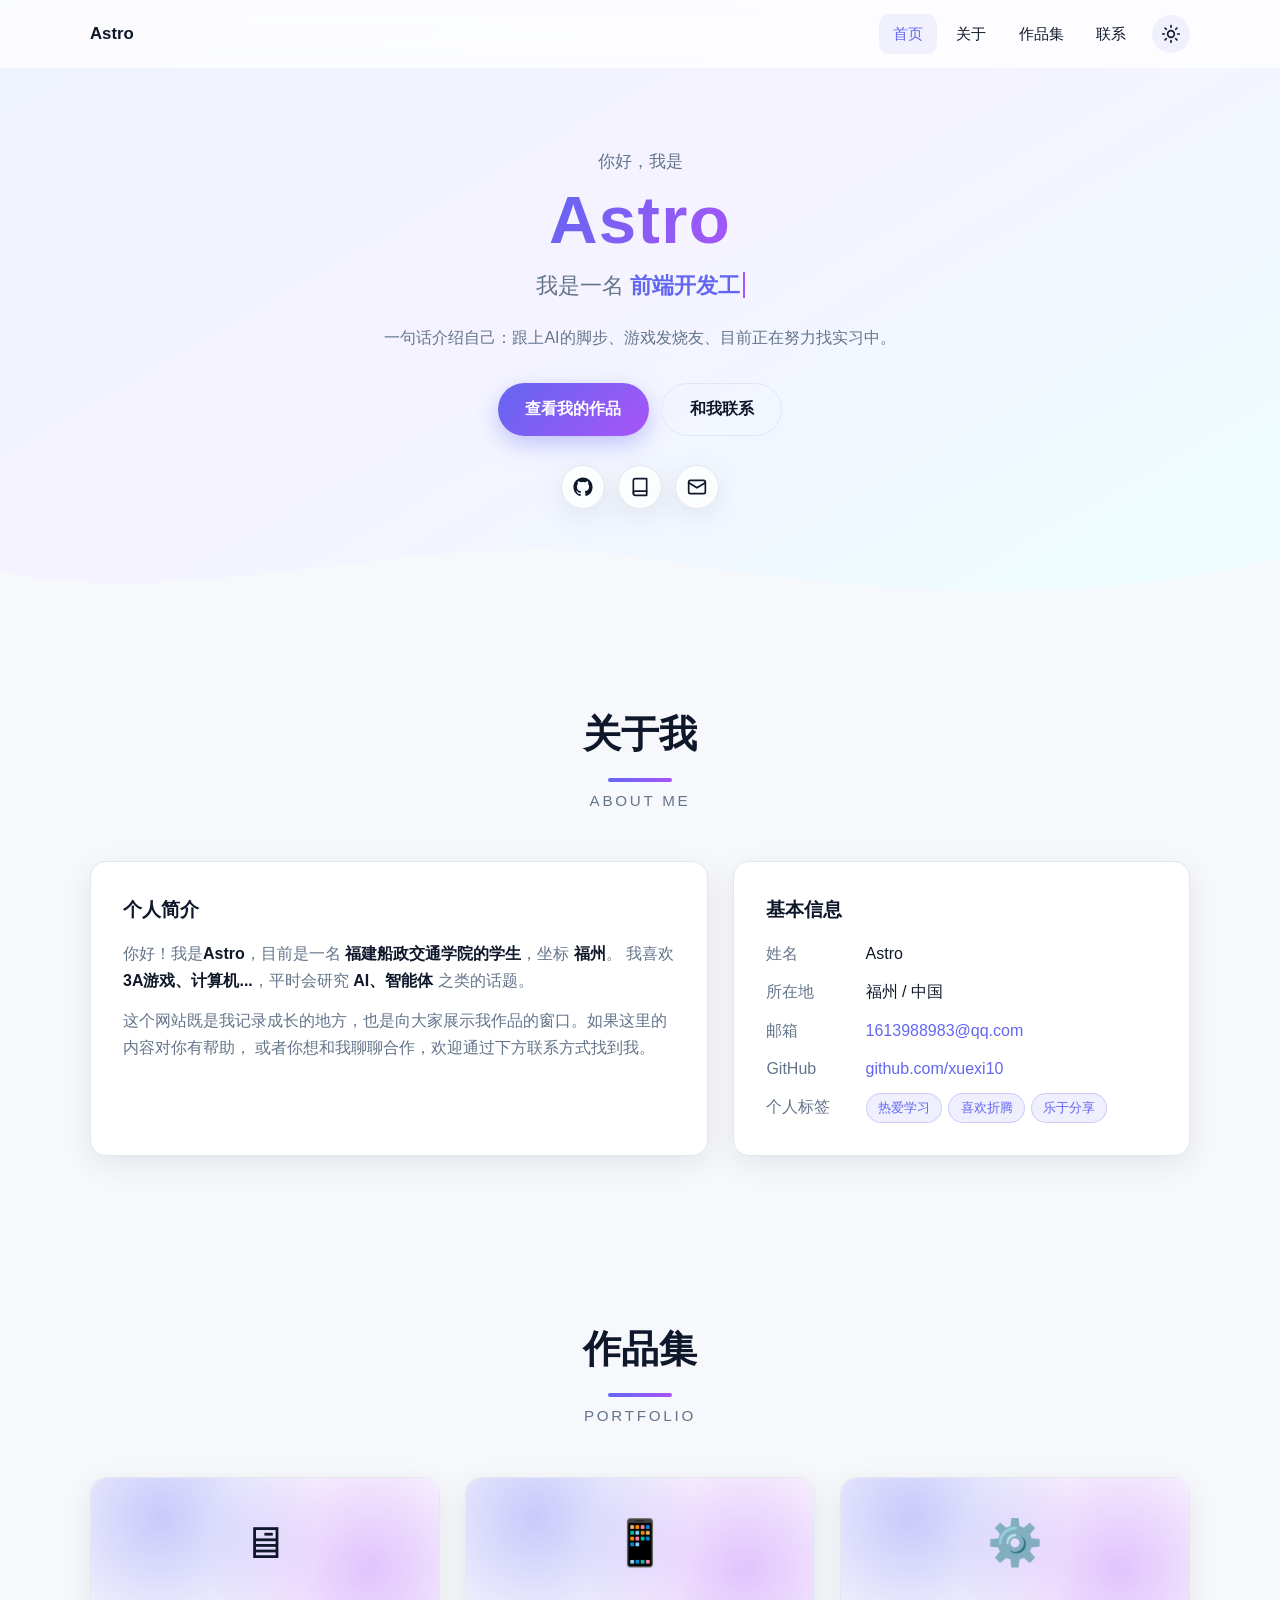
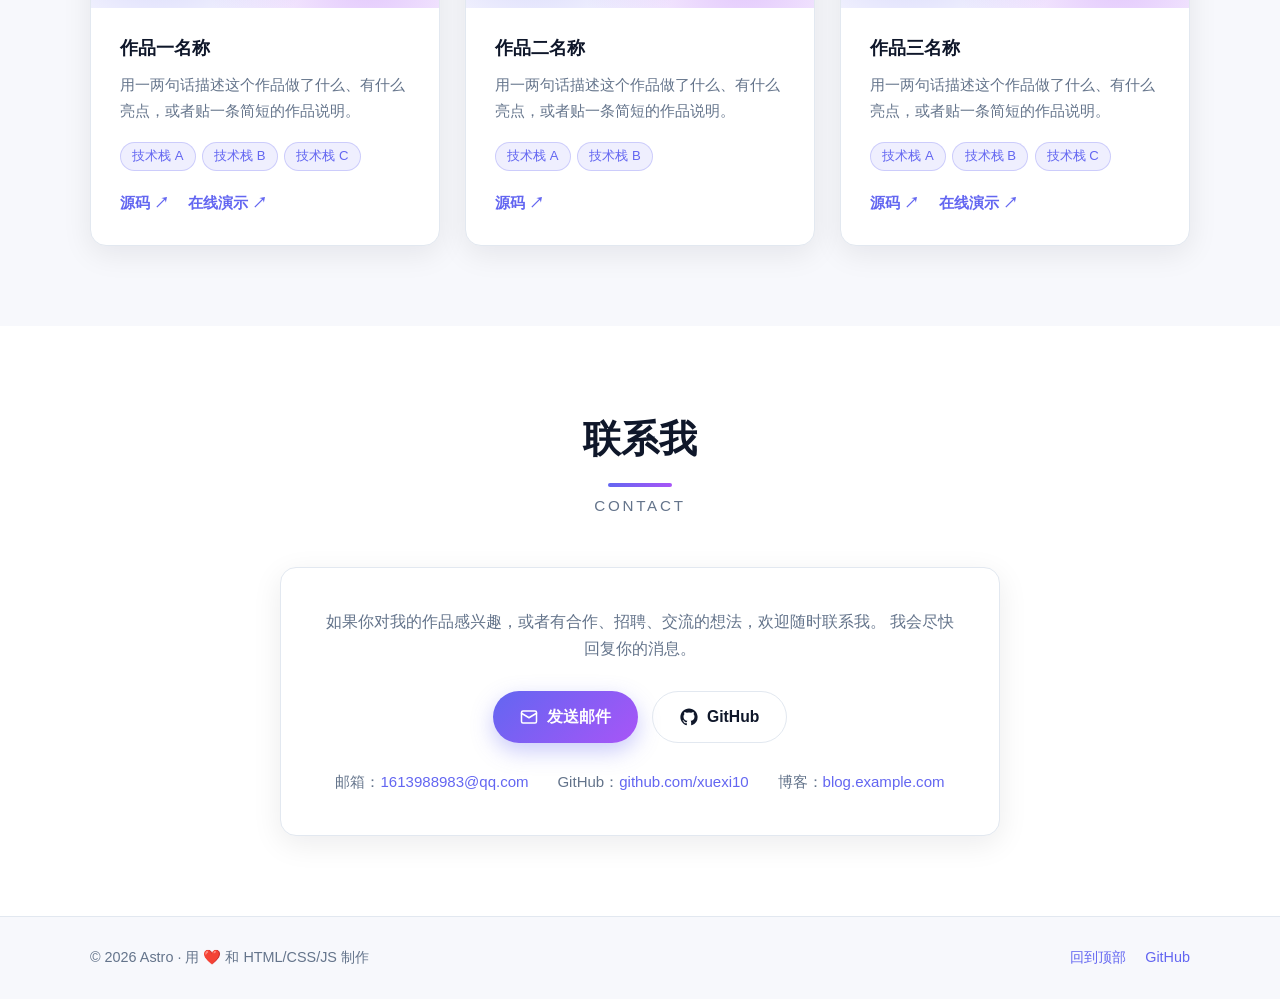
<file: index.html>
<!DOCTYPE html>
<html lang="zh-CN">
<head>
  <meta charset="UTF-8" />
  <meta name="viewport" content="width=device-width, initial-scale=1.0" />
  <title>Astro · 个人主页</title>
  <meta name="description" content="这是我的个人网站，记录我做过的事情与正在学习的东西。" />
  <meta property="og:title" content="Astro · 个人主页" />
  <meta property="og:description" content="这是我的个人网站，记录我做过的事情与正在学习的东西。" />
  <meta property="og:type" content="website" />
  <link rel="icon" href="data:image/svg+xml,%3Csvg xmlns='http://www.w3.org/2000/svg' viewBox='0 0 100 100'%3E%3Cdefs%3E%3ClinearGradient id='g' x1='0' y1='0' x2='1' y2='1'%3E%3Cstop stop-color='%236366f1'/%3E%3Cstop offset='1' stop-color='%23a855f7'/%3E%3C/linearGradient%3E%3C/defs%3E%3Ccircle cx='50' cy='50' r='46' fill='url(%23g)'/%3E%3C/svg%3E" />
  <link rel="stylesheet" href="style.css" />
</head>
<body>
  <!-- 进度条：页面滚动时顶部显示的彩色细线 -->
  <div id="scroll-progress" aria-hidden="true"></div>

  <!-- ============ 导航栏 ============ -->
  <header class="nav">
    <div class="container nav-inner">
      <a class="brand" href="#home">
        <span class="brand-name">Astro</span>
      </a>

      <button class="nav-toggle" id="nav-toggle" aria-expanded="false" aria-controls="nav-menu" aria-label="打开菜单">
        <span></span><span></span><span></span>
      </button>

      <nav class="nav-menu" id="nav-menu" aria-label="主导航">
        <a href="#home" class="nav-link">首页</a>
        <a href="#about" class="nav-link">关于</a>
        <a href="#portfolio" class="nav-link">作品集</a>
        <a href="#contact" class="nav-link">联系</a>
        <button class="theme-toggle" id="theme-toggle" type="button" aria-label="切换深色 / 浅色主题">
          <svg id="icon-sun" class="icon" viewBox="0 0 24 24" fill="none" stroke="currentColor" stroke-width="2" stroke-linecap="round" aria-hidden="true">
            <circle cx="12" cy="12" r="4"></circle>
            <path d="M12 2v2m0 16v2M4.93 4.93l1.41 1.41m11.32 11.32 1.41 1.41M2 12h2m16 0h2M4.93 19.07l1.41-1.41M17.66 6.34l1.41-1.41"></path>
          </svg>
          <svg id="icon-moon" class="icon" viewBox="0 0 24 24" fill="none" stroke="currentColor" stroke-width="2" stroke-linecap="round" stroke-linejoin="round" aria-hidden="true">
            <path d="M21 12.79A9 9 0 1 1 11.21 3 7 7 0 0 0 21 12.79z"></path>
          </svg>
        </button>
      </nav>
    </div>
  </header>

  <main>
    <!-- ============ 首页 / 英雄区 ============ -->
    <section class="hero" id="home">
      <div class="container hero-inner">
        <p class="hero-greeting">你好，我是</p>
        <h1 class="hero-name">Astro</h1>
        <p class="hero-type">
          <span class="type-prefix">我是一名</span>
          <span class="type-text" id="type-text"></span><span class="type-cursor" aria-hidden="true"></span>
        </p>
        <p class="hero-bio">
          一句话介绍自己：跟上AI的脚步、游戏发烧友、目前正在努力找实习中。
        </p>
        <div class="hero-actions">
          <a class="btn btn-primary" href="#portfolio">查看我的作品</a>
          <a class="btn btn-ghost" href="#contact">和我联系</a>
        </div>
        <div class="hero-social" aria-label="社交链接">
          <a href="https://github.com/xuexi10" target="_blank" rel="noopener noreferrer" aria-label="GitHub">
            <svg viewBox="0 0 24 24" fill="currentColor" aria-hidden="true">
              <path d="M12 .5C5.65.5.5 5.65.5 12c0 5.08 3.29 9.39 7.86 10.91.58.11.79-.25.79-.55v-2.15c-3.2.7-3.87-1.36-3.87-1.36-.53-1.32-1.28-1.67-1.28-1.67-1.04-.72.08-.7.08-.7 1.15.08 1.76 1.18 1.76 1.18 1.03 1.75 2.69 1.25 3.34.95.1-.74.4-1.25.72-1.53-2.55-.29-5.23-1.28-5.23-5.68 0-1.26.45-2.28 1.18-3.09-.12-.29-.51-1.46.11-3.05 0 0 .96-.31 3.16 1.18a11 11 0 0 1 5.76 0c2.2-1.49 3.16-1.18 3.16-1.18.62 1.59.23 2.76.11 3.05.73.81 1.18 1.83 1.18 3.09 0 4.41-2.69 5.38-5.25 5.67.41.35.77 1.05.77 2.12v3.14c0 .3.21.66.8.55A11.5 11.5 0 0 0 23.5 12C23.5 5.65 18.35.5 12 .5z"/>
            </svg>
          </a>
          <a href="https://blog.example.com" target="_blank" rel="noopener noreferrer" aria-label="博客">
            <svg viewBox="0 0 24 24" fill="none" stroke="currentColor" stroke-width="2" stroke-linecap="round" stroke-linejoin="round" aria-hidden="true">
              <path d="M4 19.5A2.5 2.5 0 0 1 6.5 17H20"></path>
              <path d="M6.5 2H20v20H6.5A2.5 2.5 0 0 1 4 19.5v-15A2.5 2.5 0 0 1 6.5 2z"></path>
            </svg>
          </a>
          <a href="mailto:you@example.com" aria-label="发邮件">
            <svg viewBox="0 0 24 24" fill="none" stroke="currentColor" stroke-width="2" stroke-linecap="round" stroke-linejoin="round" aria-hidden="true">
              <rect x="2" y="4" width="20" height="16" rx="2"></rect>
              <path d="m22 7-10 6L2 7"></path>
            </svg>
          </a>
        </div>
      </div>
      <div class="hero-wave" aria-hidden="true">
        <svg viewBox="0 0 1440 120" preserveAspectRatio="none">
          <path d="M0,64 C240,110 480,10 720,48 C960,86 1200,110 1440,48 L1440,120 L0,120 Z"></path>
        </svg>
      </div>
    </section>

    <!-- ============ 关于我 ============ -->
    <section class="section" id="about">
      <div class="container">
        <h2 class="section-title">关于我</h2>
        <p class="section-subtitle">About Me</p>

        <div class="about-grid">
          <div class="card about-card reveal">
            <h3>个人简介</h3>
            <p>
              你好！我是<strong>Astro</strong>，目前是一名 <strong>福建船政交通学院的学生</strong>，坐标 <strong>福州</strong>。
              我喜欢<strong>3A游戏、计算机...</strong>，平时会研究 <strong>AI、智能体</strong> 之类的话题。
            </p>
            <p>
              这个网站既是我记录成长的地方，也是向大家展示我作品的窗口。如果这里的内容对你有帮助，
              或者你想和我聊聊合作，欢迎通过下方联系方式找到我。
            </p>
          </div>
          <div class="card about-card reveal">
            <h3>基本信息</h3>
            <ul class="info-list">
              <li><span class="info-label">姓名</span><span>Astro</span></li>
              <li><span class="info-label">所在地</span><span>福州 / 中国</span></li>
              <li><span class="info-label">邮箱</span><span><a href="mailto:1613988983@qq.com">1613988983@qq.com</a></span></li>
              <li><span class="info-label">GitHub</span><span><a href="https://github.com/xuexi10" target="_blank" rel="noopener noreferrer">github.com/xuexi10</a></span></li>
              <li><span class="info-label">个人标签</span>
                <span class="tag-group">
                  <span class="tag">热爱学习</span>
                  <span class="tag">喜欢折腾</span>
                  <span class="tag">乐于分享</span>
                </span>
              </li>
            </ul>
          </div>
        </div>
      </div>
    </section>

    <!-- ============ 作品集 ============ -->
    <section class="section" id="portfolio">
      <div class="container">
        <h2 class="section-title">作品集</h2>
        <p class="section-subtitle">Portfolio</p>

        <div class="projects-grid">
          <article class="project-card card reveal">
            <div class="project-thumb" aria-hidden="true">🖥</div>
            <h3>作品一名称</h3>
            <p>用一两句话描述这个作品做了什么、有什么亮点，或者贴一条简短的作品说明。</p>
            <div class="project-tags">
              <span class="tag">技术栈 A</span>
              <span class="tag">技术栈 B</span>
              <span class="tag">技术栈 C</span>
            </div>
            <div class="project-links">
              <a href="https://github.com/xuexi10" target="_blank" rel="noopener noreferrer">源码 ↗</a>
              <a href="https://example.com" target="_blank" rel="noopener noreferrer">在线演示 ↗</a>
            </div>
          </article>

          <article class="project-card card reveal">
            <div class="project-thumb" aria-hidden="true">📱</div>
            <h3>作品二名称</h3>
            <p>用一两句话描述这个作品做了什么、有什么亮点，或者贴一条简短的作品说明。</p>
            <div class="project-tags">
              <span class="tag">技术栈 A</span>
              <span class="tag">技术栈 B</span>
            </div>
            <div class="project-links">
              <a href="https://github.com/xuexi10" target="_blank" rel="noopener noreferrer">源码 ↗</a>
            </div>
          </article>

          <article class="project-card card reveal">
            <div class="project-thumb" aria-hidden="true">⚙️</div>
            <h3>作品三名称</h3>
            <p>用一两句话描述这个作品做了什么、有什么亮点，或者贴一条简短的作品说明。</p>
            <div class="project-tags">
              <span class="tag">技术栈 A</span>
              <span class="tag">技术栈 B</span>
              <span class="tag">技术栈 C</span>
            </div>
            <div class="project-links">
              <a href="https://github.com/xuexi10" target="_blank" rel="noopener noreferrer">源码 ↗</a>
              <a href="https://example.com" target="_blank" rel="noopener noreferrer">在线演示 ↗</a>
            </div>
          </article>
        </div>
      </div>
    </section>

    <!-- ============ 联系我 ============ -->
    <section class="section section-alt" id="contact">
      <div class="container">
        <h2 class="section-title">联系我</h2>
        <p class="section-subtitle">Contact</p>

        <div class="card contact-card reveal">
          <p class="contact-intro">
            如果你对我的作品感兴趣，或者有合作、招聘、交流的想法，欢迎随时联系我。
            我会尽快回复你的消息。
          </p>
          <div class="contact-actions">
            <a class="btn btn-primary" href="mailto:you@example.com">
              <svg viewBox="0 0 24 24" fill="none" stroke="currentColor" stroke-width="2" stroke-linecap="round" stroke-linejoin="round" aria-hidden="true">
                <rect x="2" y="4" width="20" height="16" rx="2"></rect>
                <path d="m22 7-10 6L2 7"></path>
              </svg>
              发送邮件
            </a>
            <a class="btn btn-ghost" href="https://github.com/xuexi10" target="_blank" rel="noopener noreferrer">
              <svg viewBox="0 0 24 24" fill="currentColor" aria-hidden="true">
                <path d="M12 .5C5.65.5.5 5.65.5 12c0 5.08 3.29 9.39 7.86 10.91.58.11.79-.25.79-.55v-2.15c-3.2.7-3.87-1.36-3.87-1.36-.53-1.32-1.28-1.67-1.28-1.67-1.04-.72.08-.7.08-.7 1.15.08 1.76 1.18 1.76 1.18 1.03 1.75 2.69 1.25 3.34.95.1-.74.4-1.25.72-1.53-2.55-.29-5.23-1.28-5.23-5.68 0-1.26.45-2.28 1.18-3.09-.12-.29-.51-1.46.11-3.05 0 0 .96-.31 3.16 1.18a11 11 0 0 1 5.76 0c2.2-1.49 3.16-1.18 3.16-1.18.62 1.59.23 2.76.11 3.05.73.81 1.18 1.83 1.18 3.09 0 4.41-2.69 5.38-5.25 5.67.41.35.77 1.05.77 2.12v3.14c0 .3.21.66.8.55A11.5 11.5 0 0 0 23.5 12C23.5 5.65 18.35.5 12 .5z"/>
              </svg>
              GitHub
            </a>
          </div>
          <ul class="contact-list">
            <li>邮箱：<a href="mailto:1613988983@qq.com">1613988983@qq.com</a></li>
            <li>GitHub：<a href="https://github.com/xuexi10" target="_blank" rel="noopener noreferrer">github.com/xuexi10</a></li>
            <li>博客：<a href="https://blog.example.com" target="_blank" rel="noopener noreferrer">blog.example.com</a></li>
          </ul>
        </div>
      </div>
    </section>
  </main>

  <footer class="footer">
    <div class="container footer-inner">
      <p>© <span id="year"></span> Astro · 用 ❤️ 和 HTML/CSS/JS 制作</p>
      <p class="footer-links">
        <a href="#home">回到顶部</a>
        <a href="https://github.com/xuexi10" target="_blank" rel="noopener noreferrer">GitHub</a>
      </p>
    </div>
  </footer>

  <button class="back-to-top" id="back-to-top" type="button" aria-label="回到顶部">
    <svg viewBox="0 0 24 24" fill="none" stroke="currentColor" stroke-width="2.5" stroke-linecap="round" stroke-linejoin="round" aria-hidden="true">
      <path d="m18 15-6-6-6 6"></path>
    </svg>
  </button>

  <script src="script.js"></script>
</body>
</html>
</file>
<file: style.css>
/* ==========================================================
   个人网站样式表
   颜色、字体等全局变量都在 :root 中，方便统一修改
   ========================================================== */

:root {
  --accent-1: #6366f1;   /* 主色（靛蓝） */
  --accent-2: #a855f7;   /* 辅色（紫色） */
  --accent-3: #22d3ee;   /* 点缀色（青色） */

  --radius: 16px;
  --shadow: 0 8px 30px rgba(2, 6, 23, 0.08);
  --shadow-lg: 0 18px 50px rgba(2, 6, 23, 0.16);
  --max-width: 1100px;
  --nav-height: 68px;
}

/* 浅色主题（默认） */
:root,
:root[data-theme="light"] {
  color-scheme: light;
  --bg: #f7f8fc;
  --bg-soft: #ffffff;
  --card: #ffffff;
  --text: #0f172a;
  --muted: #64748b;
  --line: #e2e8f0;
  --header-bg: rgba(255, 255, 255, 0.78);
  --hero-bg: linear-gradient(150deg, #eef2ff 0%, #f5f3ff 45%, #ecfeff 100%);
}

/* 深色主题 */
:root[data-theme="dark"] {
  color-scheme: dark;
  --bg: #0b1120;
  --bg-soft: #101a33;
  --card: #111a31;
  --text: #e2e8f0;
  --muted: #94a3b8;
  --line: #1e293b;
  --header-bg: rgba(11, 17, 32, 0.8);
  --hero-bg: linear-gradient(150deg, #101c3d 0%, #1d1438 45%, #0d2b34 100%);
  --shadow: 0 8px 30px rgba(0, 0, 0, 0.35);
  --shadow-lg: 0 18px 50px rgba(0, 0, 0, 0.5);
}

* {
  margin: 0;
  padding: 0;
  box-sizing: border-box;
}

html {
  scroll-behavior: smooth;
}

body {
  font-family: -apple-system, BlinkMacSystemFont, "Segoe UI", "PingFang SC",
    "Hiragino Sans GB", "Microsoft YaHei", "Noto Sans SC", sans-serif;
  background: var(--bg);
  color: var(--text);
  line-height: 1.7;
  transition: background-color 0.35s ease, color 0.35s ease;
}

img,
svg {
  display: block;
  max-width: 100%;
}

a {
  color: var(--accent-1);
  text-decoration: none;
  transition: color 0.2s ease;
}

a:hover {
  color: var(--accent-2);
}

button {
  font: inherit;
  cursor: pointer;
  border: none;
  background: none;
  color: inherit;
}

section {
  scroll-margin-top: calc(var(--nav-height) + 12px);
}

.container {
  width: min(var(--max-width), 100% - 2.5rem);
  margin-inline: auto;
}

.icon {
  width: 20px;
  height: 20px;
}

/* ---------- 顶部滚动进度条 ---------- */
#scroll-progress {
  position: fixed;
  top: 0;
  left: 0;
  height: 3px;
  width: 0;
  background: linear-gradient(90deg, var(--accent-1), var(--accent-2), var(--accent-3));
  z-index: 1200;
}

/* ---------- 导航栏 ---------- */
.nav {
  position: fixed;
  top: 0;
  left: 0;
  right: 0;
  height: var(--nav-height);
  background: var(--header-bg);
  backdrop-filter: blur(14px);
  -webkit-backdrop-filter: blur(14px);
  border-bottom: 1px solid transparent;
  z-index: 1000;
  transition: border-color 0.3s ease, box-shadow 0.3s ease;
}

.nav.scrolled {
  border-bottom-color: var(--line);
  box-shadow: 0 4px 20px rgba(2, 6, 23, 0.06);
}

.nav-inner {
  height: var(--nav-height);
  display: flex;
  align-items: center;
  justify-content: space-between;
  gap: 1rem;
}

.brand {
  display: inline-flex;
  align-items: center;
  gap: 0.65rem;
  font-weight: 700;
  color: var(--text);
  font-size: 1.05rem;
}

.brand:hover {
  color: var(--accent-1);
}

.nav-menu {
  display: flex;
  align-items: center;
  gap: 0.35rem;
}

.nav-link {
  padding: 0.45rem 0.85rem;
  border-radius: 10px;
  color: var(--text);
  font-weight: 500;
  font-size: 0.95rem;
  transition: color 0.2s ease, background-color 0.2s ease;
}

.nav-link:hover,
.nav-link.active {
  color: var(--accent-1);
  background: color-mix(in srgb, var(--accent-1) 8%, transparent);
}

.theme-toggle {
  display: grid;
  place-items: center;
  width: 38px;
  height: 38px;
  margin-left: 0.4rem;
  border-radius: 50%;
  color: var(--text);
  background: color-mix(in srgb, var(--accent-1) 8%, transparent);
  transition: color 0.25s ease, transform 0.25s ease, background-color 0.25s ease;
}

.theme-toggle:hover {
  color: var(--accent-1);
  transform: rotate(18deg);
}

:root[data-theme="dark"] #icon-sun,
:root:not([data-theme="dark"]) #icon-moon {
  display: none;
}

/* 汉堡菜单按钮：移动端显示 */
.nav-toggle {
  display: none;
  flex-direction: column;
  justify-content: center;
  gap: 5px;
  width: 42px;
  height: 42px;
  padding: 8px;
  border-radius: 10px;
}

.nav-toggle span {
  display: block;
  height: 2px;
  width: 100%;
  border-radius: 2px;
  background: var(--text);
  transition: transform 0.3s ease, opacity 0.3s ease;
}

.nav-toggle[aria-expanded="true"] span:nth-child(1) {
  transform: translateY(7px) rotate(45deg);
}

.nav-toggle[aria-expanded="true"] span:nth-child(2) {
  opacity: 0;
}

.nav-toggle[aria-expanded="true"] span:nth-child(3) {
  transform: translateY(-7px) rotate(-45deg);
}

/* ---------- 英雄区 ---------- */
.hero {
  position: relative;
  padding: calc(var(--nav-height) + 5rem) 0 7rem;
  text-align: center;
  background: var(--hero-bg);
  overflow: hidden;
}

.hero-inner {
  position: relative;
  z-index: 2;
  display: flex;
  flex-direction: column;
  align-items: center;
}

.hero-greeting {
  color: var(--muted);
  font-size: 1.05rem;
}

.hero-name {
  margin: 0.3rem 0 0.6rem;
  font-size: clamp(2.6rem, 7vw, 4.2rem);
  line-height: 1.15;
  letter-spacing: 0.02em;
  background: linear-gradient(120deg, var(--accent-1), var(--accent-2));
  -webkit-background-clip: text;
  background-clip: text;
  -webkit-text-fill-color: transparent;
  color: transparent;
}

.hero-type {
  min-height: 2rem;
  font-size: clamp(1.1rem, 3vw, 1.35rem);
  color: var(--text);
}

.type-prefix {
  color: var(--muted);
}

.type-text {
  font-weight: 600;
  color: var(--accent-1);
}

.type-cursor {
  display: inline-block;
  width: 2px;
  height: 1.2em;
  margin-left: 3px;
  vertical-align: text-bottom;
  background: var(--accent-2);
  animation: blink 0.9s step-end infinite;
}

@keyframes blink {
  50% { opacity: 0; }
}

.hero-bio {
  max-width: 580px;
  margin: 1.2rem auto 0;
  color: var(--muted);
}

.hero-actions {
  display: flex;
  flex-wrap: wrap;
  justify-content: center;
  gap: 0.8rem;
  margin-top: 2rem;
}

.hero-social {
  display: flex;
  gap: 0.8rem;
  margin-top: 1.8rem;
}

.hero-social a {
  display: grid;
  place-items: center;
  width: 44px;
  height: 44px;
  border-radius: 50%;
  color: var(--text);
  background: color-mix(in srgb, var(--card) 80%, transparent);
  border: 1px solid var(--line);
  box-shadow: var(--shadow);
  transition: color 0.25s ease, transform 0.25s ease, border-color 0.25s ease;
}

.hero-social a:hover {
  color: #fff;
  border-color: transparent;
  background: linear-gradient(135deg, var(--accent-1), var(--accent-2));
  transform: translateY(-3px);
}

.hero-social svg {
  width: 20px;
  height: 20px;
}

.hero-wave {
  position: absolute;
  left: 0;
  right: 0;
  bottom: -1px;
  z-index: 1;
  line-height: 0;
}

.hero-wave path {
  fill: var(--bg);
  transition: fill 0.35s ease;
}

/* ---------- 通用区块 ---------- */
.section {
  padding: 5rem 0;
}

.section-alt {
  background: var(--bg-soft);
}

.section-title {
  text-align: center;
  font-size: clamp(1.8rem, 4vw, 2.4rem);
  position: relative;
}

.section-title::after {
  content: "";
  display: block;
  width: 64px;
  height: 4px;
  margin: 0.75rem auto 0;
  border-radius: 4px;
  background: linear-gradient(90deg, var(--accent-1), var(--accent-2));
}

.section-subtitle {
  text-align: center;
  margin: 0.35rem 0 3rem;
  color: var(--muted);
  font-size: 0.95rem;
  letter-spacing: 0.18em;
  text-transform: uppercase;
}

.section-note {
  margin-top: 2rem;
  text-align: center;
  color: var(--muted);
  font-size: 0.9rem;
}

.card {
  background: var(--card);
  border: 1px solid var(--line);
  border-radius: var(--radius);
  box-shadow: var(--shadow);
}

/* ---------- 关于我 ---------- */
.about-grid {
  display: grid;
  grid-template-columns: 1.15fr 0.85fr;
  gap: 1.6rem;
}

.about-card {
  padding: 2rem;
}

.about-card h3 {
  margin-bottom: 0.8rem;
  font-size: 1.2rem;
}

.about-card p + p {
  margin-top: 0.8rem;
}

.about-card p {
  color: var(--muted);
}

.about-card p strong {
  color: var(--text);
}

.info-list {
  list-style: none;
  display: flex;
  flex-direction: column;
  gap: 0.7rem;
}

.info-list li {
  display: flex;
  gap: 1rem;
}

.info-label {
  flex: 0 0 5.2em;
  color: var(--muted);
}

.tag-group {
  display: flex;
  flex-wrap: wrap;
  gap: 0.4rem;
}

.tag {
  display: inline-block;
  padding: 0.16rem 0.7rem;
  border-radius: 999px;
  font-size: 0.82rem;
  color: var(--accent-1);
  background: color-mix(in srgb, var(--accent-1) 10%, transparent);
  border: 1px solid color-mix(in srgb, var(--accent-1) 25%, transparent);
}

/* ---------- 作品集 ---------- */
.projects-grid {
  display: grid;
  grid-template-columns: repeat(auto-fit, minmax(280px, 1fr));
  gap: 1.6rem;
}

.project-card {
  display: flex;
  flex-direction: column;
  padding: 1.8rem;
  transition: transform 0.3s ease, box-shadow 0.3s ease;
}

.project-card:hover {
  transform: translateY(-6px);
  box-shadow: var(--shadow-lg);
}

.project-thumb {
  display: grid;
  place-items: center;
  height: 130px;
  margin: -1.8rem -1.8rem 1.5rem;
  border-radius: var(--radius) var(--radius) 0 0;
  font-size: 2.8rem;
  background:
    radial-gradient(circle at 20% 30%, color-mix(in srgb, var(--accent-1) 35%, transparent), transparent 55%),
    radial-gradient(circle at 80% 70%, color-mix(in srgb, var(--accent-2) 35%, transparent), transparent 55%),
    var(--bg-soft);
}

.project-card h3 {
  font-size: 1.15rem;
  margin-bottom: 0.6rem;
}

.project-card p {
  color: var(--muted);
  font-size: 0.95rem;
  flex: 1;
}

.project-tags {
  display: flex;
  flex-wrap: wrap;
  gap: 0.4rem;
  margin: 1.1rem 0 1.2rem;
}

.project-links {
  display: flex;
  gap: 1.2rem;
  font-weight: 600;
  font-size: 0.95rem;
}

/* ---------- 联系 ---------- */
.contact-card {
  max-width: 720px;
  margin-inline: auto;
  padding: 2.5rem;
  text-align: center;
}

.contact-intro {
  color: var(--muted);
  margin-bottom: 1.8rem;
}

.contact-actions {
  display: flex;
  flex-wrap: wrap;
  justify-content: center;
  gap: 0.9rem;
}

.btn {
  display: inline-flex;
  align-items: center;
  justify-content: center;
  gap: 0.55rem;
  padding: 0.75rem 1.7rem;
  border-radius: 999px;
  font-weight: 600;
  font-size: 0.98rem;
  transition: transform 0.25s ease, box-shadow 0.25s ease, color 0.25s ease,
    background-color 0.25s ease, border-color 0.25s ease;
}

.btn svg {
  width: 18px;
  height: 18px;
}

.btn-primary {
  color: #fff;
  background: linear-gradient(135deg, var(--accent-1), var(--accent-2));
  box-shadow: 0 8px 22px rgba(99, 102, 241, 0.35);
}

.btn-primary:hover {
  color: #fff;
  transform: translateY(-2px);
  box-shadow: 0 12px 28px rgba(99, 102, 241, 0.45);
}

.btn-ghost {
  color: var(--text);
  border: 1.5px solid var(--line);
  background: transparent;
}

.btn-ghost:hover {
  color: var(--accent-1);
  border-color: var(--accent-1);
  transform: translateY(-2px);
}

.contact-list {
  list-style: none;
  margin-top: 1.6rem;
  color: var(--muted);
  font-size: 0.94rem;
  display: flex;
  flex-wrap: wrap;
  justify-content: center;
  gap: 0.5rem 1.8rem;
}

/* ---------- 页脚 ---------- */
.footer {
  border-top: 1px solid var(--line);
  padding: 1.8rem 0;
  color: var(--muted);
  font-size: 0.9rem;
}

.footer-inner {
  display: flex;
  flex-wrap: wrap;
  align-items: center;
  justify-content: space-between;
  gap: 0.5rem;
}

.footer-links {
  display: flex;
  gap: 1.2rem;
}

/* ---------- 回到顶部 ---------- */
.back-to-top {
  position: fixed;
  right: 1.4rem;
  bottom: 1.4rem;
  display: grid;
  place-items: center;
  width: 46px;
  height: 46px;
  border-radius: 50%;
  color: #fff;
  background: linear-gradient(135deg, var(--accent-1), var(--accent-2));
  box-shadow: var(--shadow-lg);
  opacity: 0;
  visibility: hidden;
  transform: translateY(14px);
  transition: opacity 0.3s ease, transform 0.3s ease, visibility 0.3s ease;
  z-index: 900;
}

.back-to-top.visible {
  opacity: 1;
  visibility: visible;
  transform: translateY(0);
}

.back-to-top svg {
  width: 20px;
  height: 20px;
}

/* ---------- 滚动显现动画 ---------- */
.reveal {
  opacity: 0;
  transform: translateY(24px);
  transition: opacity 0.7s ease, transform 0.7s ease;
}

.reveal.visible {
  opacity: 1;
  transform: none;
}

/* ---------- 响应式 ---------- */
@media (max-width: 860px) {
  .about-grid {
    grid-template-columns: 1fr;
  }

  .about-grid .about-card:first-child {
    order: 2;
  }
}

@media (max-width: 640px) {
  .nav-toggle {
    display: flex;
  }

  .nav-menu {
    position: fixed;
    top: var(--nav-height);
    left: 0;
    right: 0;
    flex-direction: column;
    align-items: stretch;
    gap: 0.3rem;
    padding: 1rem 1.25rem 1.3rem;
    background: var(--header-bg);
    backdrop-filter: blur(18px);
    -webkit-backdrop-filter: blur(18px);
    border-bottom: 1px solid var(--line);
    box-shadow: var(--shadow);
    transform: translateY(-120%);
    opacity: 0;
    visibility: hidden;
    transition: transform 0.35s ease, opacity 0.35s ease, visibility 0.35s ease;
  }

  .nav-menu.open {
    transform: translateY(0);
    opacity: 1;
    visibility: visible;
  }

  .nav-menu .nav-link {
    padding: 0.85rem 0.9rem;
  }

  .theme-toggle {
    position: absolute;
    right: 5.1rem;
    top: 0.85rem;
  }

  .hero {
    padding-top: calc(var(--nav-height) + 3.6rem);
  }

  .card {
    padding: 1.4rem;
  }

  .info-list li {
    flex-direction: column;
    gap: 0.15rem;
  }

  .contact-card {
    padding: 1.8rem 1.4rem;
  }

  .footer-inner {
    flex-direction: column;
    text-align: center;
  }
}

/* 尊重系统“减少动态效果”设置 */
@media (prefers-reduced-motion: reduce) {
  html {
    scroll-behavior: auto;
  }

  *,
  *::before,
  *::after {
    animation-duration: 0.01ms !important;
    animation-iteration-count: 1 !important;
    transition-duration: 0.01ms !important;
  }
}
</file>
